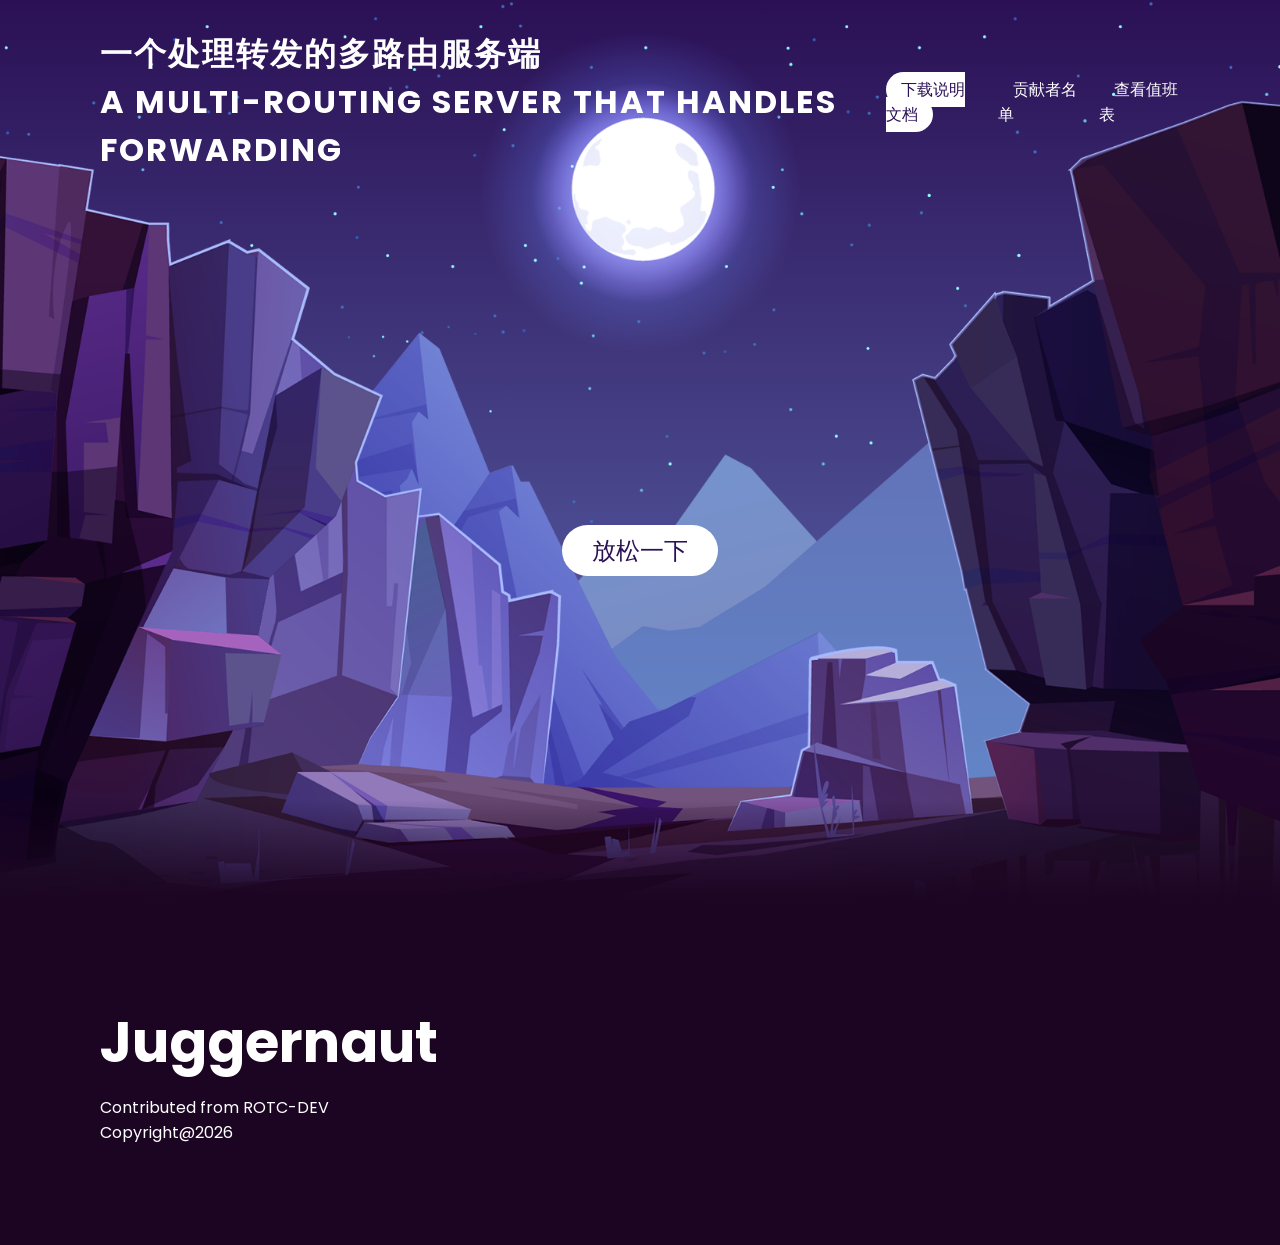
<file: html/index.html>
<!DOCTYPE html>
<html lang="en">
<head>
    <meta charset="UTF-8">
    <meta name="viewport" content="width=device-width, initial-scale=1.0">
    <title>juggernaut</title>
    <link rel="stylesheet" href="/asset/styleindex.css">
</head>
<body>
<header>
    <a href="#" class="logo">一个处理转发的多路由服务端<br>A multi-routing server that handles forwarding</a>
    <ul>
        <li><a href="/juggernaut/documentation" class="active">下载说明文档</a></li>
        <li><a href="/juggernaut/contributors">贡献者名单</a></li>
        <li><a href="/juggernaut/rota">查看值班表</a></li>
    </ul>
</header>
<section>
    <img src="/asset/stars.png" id="stars">
    <img src="/asset/moon.png" id="moon">
    <img src="/asset/mountains_behind.png" id="mountains_behind">
    <h2 id="text">JUGGERNAUT</h2>
    <a href="http://43.143.245.135:8080" id="btn">放松一下</a>
    <img src="/asset/mountains_front.png" id="mountains_front">
</section>
<div class="sec" id="sec">
    <h2>Juggernaut</h2>
    <p>Contributed from ROTC-DEV<br>Copyright@2026 </p>
</div>
<script>
    let stars = document.getElementById('stars')
    let moon = document.getElementById('moon')
    let mountains_behind = document.getElementById('mountains_behind')
    let text = document.getElementById('text')
    let btn = document.getElementById('btn')
    let mountains_front = document.getElementById('mountains_front')
    let header = document.querySelector('header')

    window.addEventListener('scroll', function () {
        let value = window.scrollY;
        stars.style.left = value * 0.25 + 'px'
        moon.style.top = value * 1.05 + 'px'
        mountains_behind.style.top = value * 0.5 + 'px'
        mountains_front.style.top = value * 0 + 'px'
        text.style.marginRight = value * 4 + 'px'
        text.style.marginTop = value * 1.5 + 'px'
        btn.style.marginTop = value * 1.5 + 'px'
        header.style.top = value * 0.5 + 'px'
    })
</script>
</body>
</html>
</file>
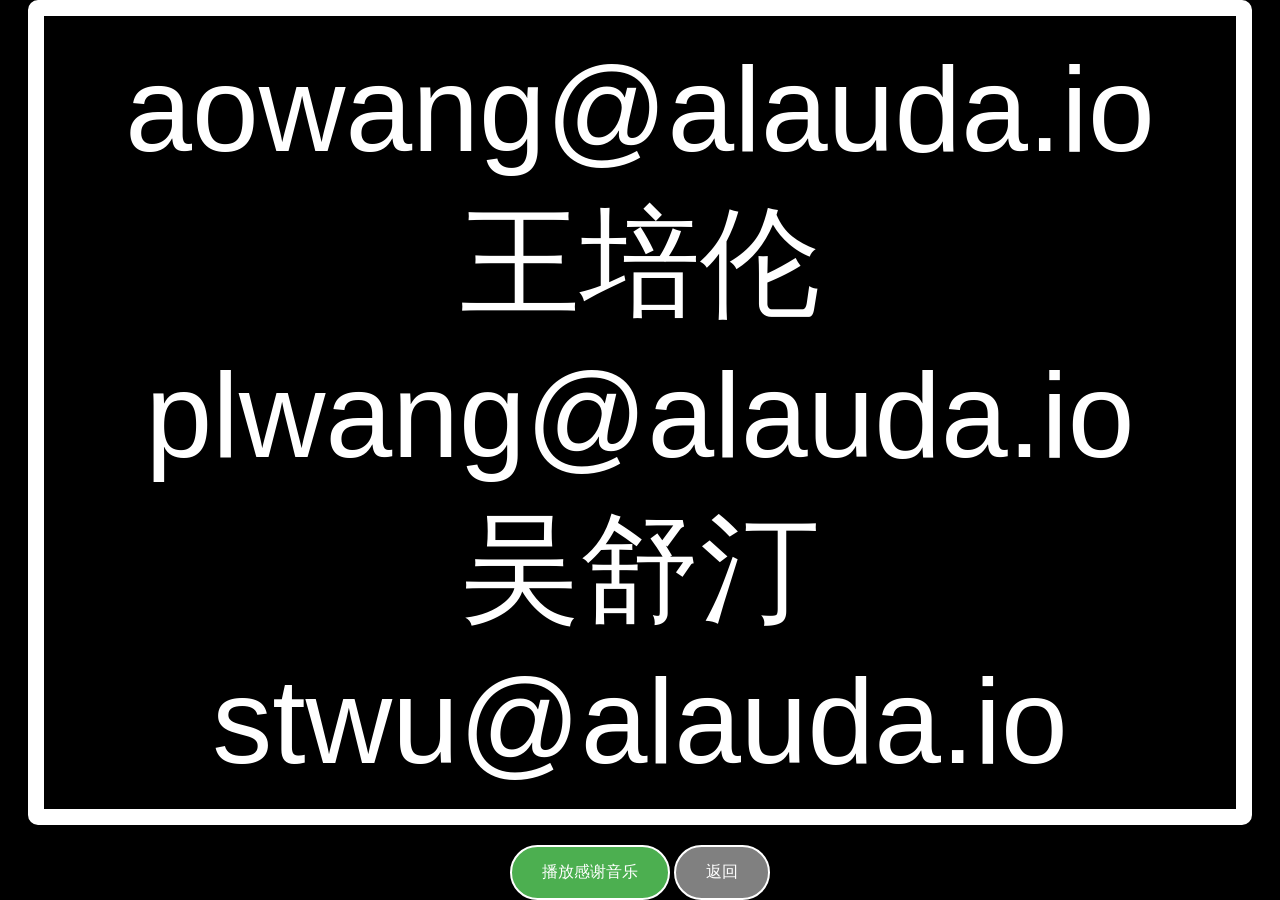
<file: html/contributors.html>
<!DOCTYPE html>
<html lang="zh-CN">
<head>
    <meta charset="UTF-8">
    <meta name="viewport" content="width=device-width, initial-scale=1.0">
    <title>鸣谢页面</title>
    <style>
        /* 隐藏audio元素 */
        #audioPlayer {
            display: none;
        }

        body, html {
            height: 100%;
            margin: 0;
            font-family: 'Arial', sans-serif;
            background-color: black;
            color: white;
            display: flex;
            flex-direction: column;
            justify-content: center;
            align-items: center;
            text-align: center;
            width: 100%; /* 确保父容器宽度为100% */
        }

        .credits {
            font-size: 24px;
            padding: 20px;
            max-width: 90%; /* 增加最大宽度 */
            width: 100%; /* 设置宽度为100% */
            overflow: hidden; /* 隐藏滚动区域以外的内容 */
            border: 16px solid #fff; /* 白色边框 */
            border-radius: 10px; /* 边框圆角 */
            height: 90%;
            position: relative; /* 为绝对定位做准备 */
            display: flex;
            justify-content: center;
            align-items: center; /* 垂直和水平居中 */
        }

        .credits-container {
            width: 100%; /* 确保容器宽度与.credits相同 */
            animation: scrollCredits 15s linear infinite; /* 滚动动画 */
        }

        .credits-title {
            font-size: 180px; /* 大标题字体大小 */
            margin-bottom: 20px;
            font-weight: bold;
            text-align: center; /* 标题居中 */
        }

        .credits-list {
            font-size: 120px; /* 贡献者字体大小 */
            margin: 5px 0;
            text-align: center; /* 列表项居中 */
        }

        /* 定义滚动动画 */
        @keyframes scrollCredits {
            0% {
                transform: translateY(100%); /* 从底部开始 */
            }
            100% {
                transform: translateY(-100%); /* 滚动到顶部 */
            }
        }
        .button {
        }


        /* 添加播放按钮样式 */
        #playButton {
            display: inline-block;
            padding: 15px 30px; /* 增加padding使按钮更加圆润 */
            margin-top: 20px;
            border: 2px solid #fff;
            border-radius: 50px; /* 增加border-radius使按钮更加圆润 */
            background-color: #4CAF50; /* 按钮颜色改为绿色 */
            color: #fff;
            text-decoration: none;
            font-size: 16px;
            transition: background-color 0.3s, color 0.3s;
            cursor: pointer; /* 鼠标悬停时显示指针 */
            top: 85%;
        }

        #playButton:hover {
            background-color: #45a049; /* 鼠标悬停时背景颜色变深 */
        }

        /* 添加返回按钮样式 */
        #backButton {
            display: inline-block;
            padding: 15px 30px; /* 增加padding使按钮更加圆润 */
            margin-top: 20px;
            border: 2px solid #fff;
            border-radius: 50px; /* 增加border-radius使按钮更加圆润 */
            background-color: grey; /* 按钮颜色改为绿色 */
            color: #fff;
            text-decoration: none;
            font-size: 16px;
            transition: background-color 0.3s, color 0.3s;
            cursor: pointer; /* 鼠标悬停时显示指针 */
            top: 85%;
        }

        #backButton:hover {
            background-color: #45a049; /* 鼠标悬停时背景颜色变深 */
        }
    </style>
</head>
<body>
<!-- 音频元素，不显示播放界面 -->
<audio id="audioPlayer" preload="auto">
    <source src="https://wsaudiobssdlbig.kugou.com/202411131344/9ffec937323832e29a46b93ba22888d3/bss/extname/wsaudio/5ead515a5c7838d15eeb8846f82e7252.mp3"
            type="audio/mpeg">
</audio>
<div class="credits">
    <div class="credits-container">
        <div class="credits-title">特别鸣谢<br>Special thanks</div>
        <div class="credits-title">贡献者<br>Contributors</div>
        <div class="credits-list">王奥<br><a>aowang@alauda.io</a></div>
        <div class="credits-list">王培伦<br><a>plwang@alauda.io</a></div>
        <div class="credits-list">吴舒汀<br><a>stwu@alauda.io</a></div>
		<div class="credits-list">潘颂淋<br><a>slpan@alauda.io</a></div>
        <div class="credits-list"><a>.....<br><br></a></div>
        <div class="credits-title">Thank you<br>本当にありがとう</div>
        <!-- 可以在这里添加更多的贡献者 -->
    </div>
</div>
<!-- 添加播放按钮 -->
<div class="button">
    <div id="playButton">播放感谢音乐</div>
    <div id="backButton">返回</div>
</div>

<script>
    // 获取audio元素
    var audio = document.getElementById('audioPlayer');

    // 获取播放按钮
    var playButton = document.getElementById('playButton');

    // 为播放按钮添加点击事件监听器
    playButton.addEventListener('click', function () {
        // 播放音频
        audio.play();
    });
    // 获取返回按钮
    var backButton = document.getElementById('backButton');

    // 为返回按钮添加点击事件监听器
    backButton.addEventListener('click', function () {
        window.history.back(); // 使用浏览器的历史记录返回上一个页面
    });
</script>

</body>
</html>
</file>
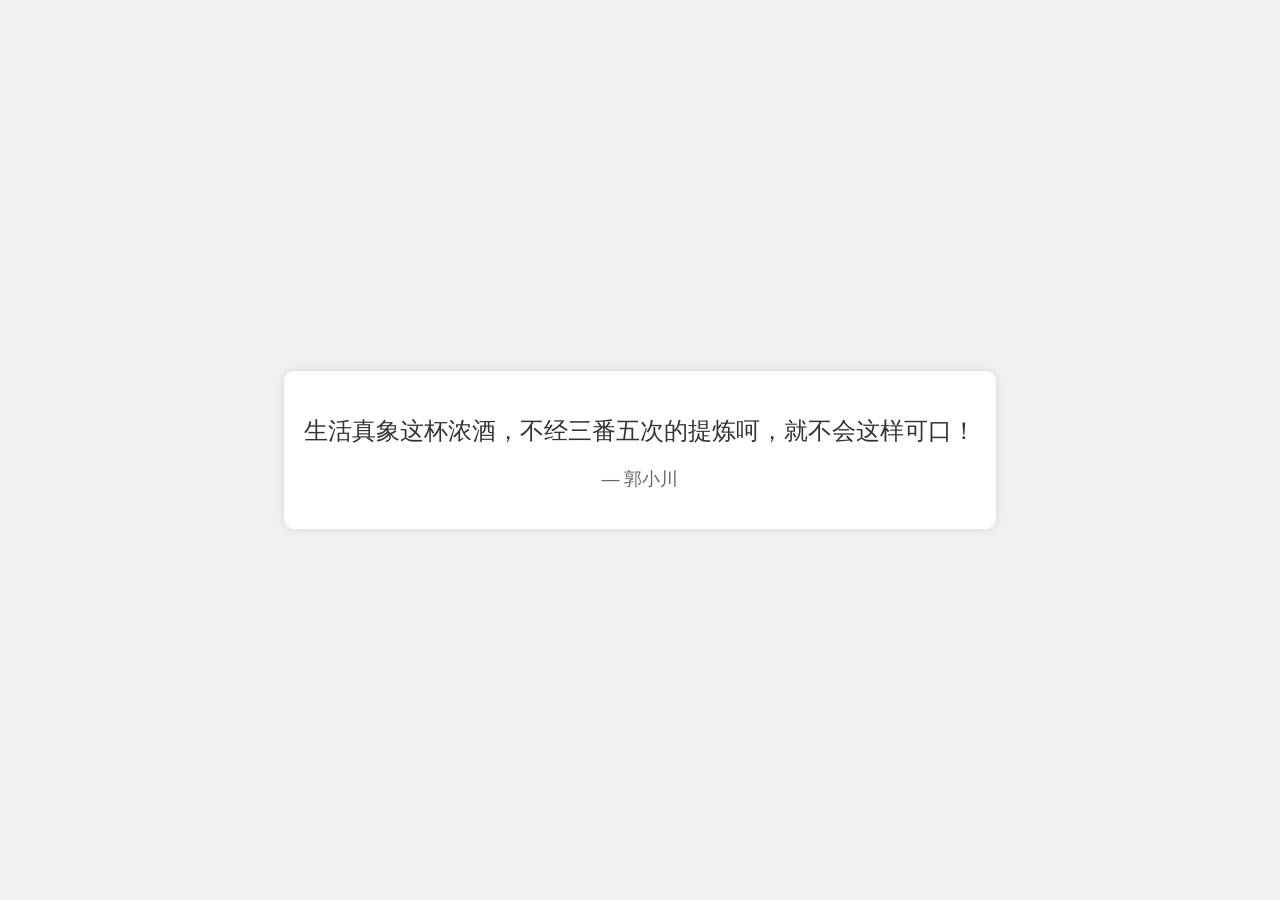
<file: html/game.html>
<!DOCTYPE html>
<html lang="en">
<head>
    <meta charset="UTF-8">
    <meta name="viewport" content="width=device-width, initial-scale=1.0">
    <title>每日一言</title>
    <style>
        body {
            display: flex;
            justify-content: center;
            align-items: center;
            height: 100vh;
            margin: 0;
            background-color: #f0f0f0;
            font-family: Arial, sans-serif;
        }
        .quote-container {
            text-align: center;
            background: white;
            padding: 20px;
            border-radius: 10px;
            box-shadow: 0 0 10px rgba(0, 0, 0, 0.1);
        }
        .quote {
            font-size: 24px;
            color: #333;
            margin-bottom: 20px;
        }
        .author {
            font-size: 18px;
            color: #666;
        }
    </style>
</head>
<body>
<div class="quote-container">
    <p class="quote" id="quote">加载中...</p>
    <p class="author" id="author">— 作者</p>
</div>

<script>
    const quotes = [
        { text: "生活就像海洋，只有意志坚强的人，才能到达彼岸。", author: "马克思" },
        { text: "生命不在于拥有多长，而在于我们如何使用。许多人活的日子并不多，却活了很长久。", author: "塞涅卡" },
        { text: "人生最大的快乐是致力于一个自己认为伟大的目标。", author: "萧伯纳" },
        { text: "人生的价值，并不是用时间，而是用深度去衡量的。", author: "列夫·托尔斯泰" },
        { text: "生活真象这杯浓酒，不经三番五次的提炼呵，就不会这样可口！", author: "郭小川" }
    ];

    function getRandomQuote() {
        const randomIndex = Math.floor(Math.random() * quotes.length);
        return quotes[randomIndex];
    }

    function displayQuote() {
        const { text, author } = getRandomQuote();
        document.getElementById('quote').textContent = text;
        document.getElementById('author').textContent = `— ${author}`;
    }

    displayQuote();
</script>
</body>
</html>
</file>
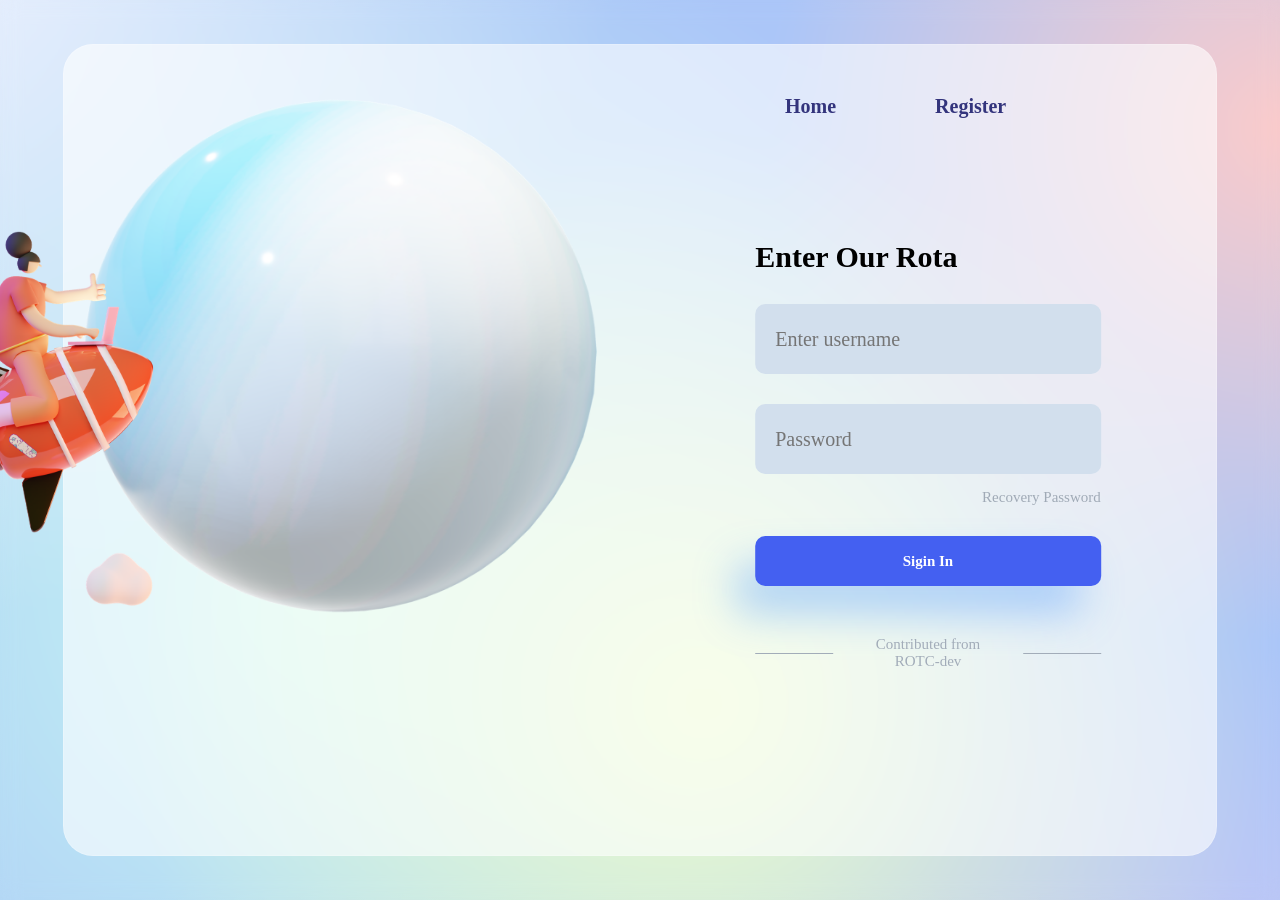
<file: html/login.html>
<!DOCTYPE html>
<html lang="en">

<head>
    <meta charset="UTF-8">
    <meta http-equiv="X-UA-Compatible" content="IE=edge">
    <meta name="viewport" content="width=device-width, initial-scale=1.0">
    <title>login</title>
    <link rel="stylesheet" href="/asset/style.css">
</head>

<body>
    <div class="content">
        <div class="left">
            <img src="/asset/img2.png" class="people p-animtion" alt="people">
            <img src="/asset/img1.png" class="sphere s-animtion" alt="sphere">
        </div>
        <div class="right">
            <div class="top">
                <div class="top-item">
                    <span id="backButton" class="top-text">Home</span>
                </div>
                <div class="top-item">
                    <span class="top-text">Register</span>
                </div>
            </div>
            <div class="form-wrappepr">
                <h1>Enter Our Rota</h1>
                <input type="text" class="inputs user" placeholder="Enter username">
                <input type="password" class="inputs pwd" placeholder="Password">
                <span class="tips">Recovery Password</span>
                <button>Sigin In</button>
                <div class="other-login">
                    <div class="divider">
                        <span class="line"></span>
                        <span class="divider-text">Contributed from ROTC-dev</span>
                        <span class="line"></span>
                    </div>
                </div>
            </div>

        </div>
    </div>
</body>
<script>
    document.querySelector(".people").addEventListener('animationend', function () {
        this.classList.remove('p-animtion');
        this.classList.add('p-other-animtion')
    });
    document.querySelector(".sphere").addEventListener('animationend', function () {
        this.classList.remove('s-animtion');
        this.classList.add('s-other-animtion')
    });

    // 获取返回按钮
    var backButton = document.getElementById('backButton');

    // 为返回按钮添加点击事件监听器
    backButton.addEventListener('click', function () {
        window.history.back(); // 使用浏览器的历史记录返回上一个页面
    });
</script>

</html>
</file>
<file: asset/styleindex.css>
/* 这是引入了一些字体 */
@import url('https://fonts.googleapis.com/css?family=Poppins:300,400,500,600,700,800,900&display=swap'); 

* {
  margin: 0;
  padding: 0;
  box-sizing: border-box;
  font-family: 'Poppins', sans-serif;
  /* 当用户手动导航或者 CSSOM scrolling API 触发滚动操作时 */
  scroll-behavior: smooth; 
}

body {
  min-height: 100vh;
  overflow-x: hidden;
  background: linear-gradient(#2b1055,#7597de);
}

header {
  position: absolute;
  top: 0;
  left: 0;
  width: 100%;
  padding: 30px 100px;
  display: flex;
  justify-content: space-between;
  align-items: center;
  z-index: 10000;
}

header .logo {
  color: #fff;
  font-weight: 700;
  text-decoration: none;
  font-size: 2em;
  text-transform: uppercase; /* 大写 */
  letter-spacing: 2px; /* 字符间距 */
}

header ul {
  display: flex;
  justify-content: center;
  align-items: center;
}

header ul li {
  list-style: none;
  margin-left: 20px;
}

header ul li a {
  text-decoration: none;
  padding: 6px 15px;
  color: #fff;
  border-radius: 20px;
}

header ul li a:hover,
header ul li a.active {
  background: #fff;
  color: #2b1055;
}

section {
  position: relative;
  width: 100%;
  height: 100vh;
  padding: 100px;
  display: flex;
  justify-content: center;
  align-items: center;
  overflow: hidden;
}

section::before {
  content: '';
  position: absolute;
  bottom: 0;
  width: 100%;
  height: 100px;
  background: linear-gradient(to top, #1c0522, transparent);
  z-index: 1000;
}

section img {
  position: absolute;
  top: 0;
  left: 0;
  width: 100%;
  height: 100%;
  /* object-fit CSS 属性指定可替换元素（例如：<img> 或 <video>）的内容应该如何适应到其使用高度和宽度确定的框。 */
  object-fit: cover;
  pointer-events: none;
}

section img#moon {
  /* mix-blend-mode CSS 属性描述了元素的内容应该与元素的直系父元素的内容和元素的背景如何混合。 */ 
  mix-blend-mode: screen;
}

section img#mountains_front {
  z-index: 10;
}

#text {
  position: absolute;
  right: -350px;
  color: #fff;
  white-space: nowrap;
  font-size: 7.5vw;
  z-index: 9;
}

#btn {
  text-decoration: none;
  display: inline-block;
  padding: 8px 30px;
  border-radius: 40px;
  background: #fff;
  color: #2b1055;
  font-size: 1.5em;
  z-index: 9;
  transform: translateY(100px);
}

.sec {
  position: relative;
  padding: 100px;
  background: #1c0522;
}

.sec h2 {
  font-size: 3.5em;
  margin-bottom: 10px;
  color: #fff;
}

.sec p {
  font-size: 1em;
  color: #fff;
}
</file>
<file: asset/style.css>
:root {
  font-size: 15px;
}

body {
  margin: 0;
  min-height: 100vh;
  background-color: #abc6f8;
  background-image: radial-gradient(closest-side, rgb(255, 255, 255), rgba(235, 105, 78, 0)), radial-gradient(closest-side, rgb(250, 203, 203), rgba(243, 11, 164, 0)), radial-gradient(closest-side, rgb(237, 252, 202), rgba(254, 234, 131, 0)), radial-gradient(closest-side, rgb(197, 248, 241), rgba(170, 142, 245, 0)), radial-gradient(closest-side, rgb(206, 200, 243), rgba(248, 192, 147, 0));
  background-size: 130vmax 130vmax, 80vmax 80vmax, 90vmax 90vmax, 110vmax 110vmax, 90vmax 90vmax;
  background-position: -80vmax -80vmax, 60vmax -30vmax, 10vmax 10vmax, -30vmax -10vmax, 50vmax 50vmax;
  background-repeat: no-repeat;
  animation: 10s movement linear infinite;
}

body::after {
  content: "";
  display: block;
  position: fixed;
  width: 100%;
  height: 100%;
  top: 0;
  left: 0;
  backdrop-filter: blur(10px);
  -webkit-backdrop-filter: blur(10px);
}

.content {
  width: 90vw;
  height: 90vh;
  position: absolute;
  left: 50%;
  top: 50%;
  transform: translate(-50%, -50%);
  z-index: 1;
  border-radius: 30px;
  background: rgba(255, 255, 255, 0.6);
  border: 1px solid rgba(255, 255, 255, 0.18);
  display: flex;
}
.content .left {
  flex: 1;
  position: relative;
}
.content .left .sphere {
  position: absolute;
  left: 30%;
  width: 90%;
  z-index: 1;
  animation: sphereAnimation 2s;
  animation-fill-mode: forwards;
  animation-timing-function: ease;
}
.content .left .people {
  position: absolute;
  left: -50%;
  top: 20%;
  width: 70%;
  z-index: 2;
}
.content .left .p-animtion {
  animation: peopleAnimation 2s;
  animation-fill-mode: forwards;
  animation-timing-function: ease;
}
.content .left .p-other-animtion {
  animation-name: pOtherAnimation;
  animation-direction: alternate;
  animation-timing-function: linear;
  animation-iteration-count: infinite;
  animation-duration: 3s;
}
.content .left .s-animtion {
  animation: sphereAnimation 2s;
  animation-fill-mode: forwards;
  animation-timing-function: ease;
}
.content .left .s-other-animtion {
  animation-name: sOtherAnimation;
  animation-direction: alternate;
  animation-timing-function: linear;
  animation-iteration-count: infinite;
  animation-duration: 3s;
}
.content .right {
  flex: 1;
  position: relative;
  z-index: 12;
}
.content .right .top {
  width: 80%;
  margin-left: 38px;
  color: rgb(51, 52, 124);
  font-size: 20px;
  font-weight: 600;
  font-family: "Century Gothic", Times, serif;
  position: absolute;
  left: 50%;
  top: 5%;
  transform: translate(-50%, 0);
}
.content .right .top .top-item {
  float: left;
  width: 150px;
  height: 40px;
  line-height: 40px;
  text-align: center;
  margin-right: 10px;
  transition: 0.5s;
}
.content .right .top .top-item:hover {
  border: 0;
  background-color: #fff;
  border-radius: 50px;
  cursor: pointer;
  box-shadow: -20px 10px 32px 1px rgba(182, 183, 185, 0.37);
}
.content .right .form-wrappepr {
  width: 60%;
  position: absolute;
  left: 50%;
  top: 50%;
  transform: translate(-50%, -50%);
  text-align: right;
}
.content .right .form-wrappepr h1 {
  float: left;
  font-family: "Century Gothic", Times, serif;
  margin: 30px 0;
}
.content .right .form-wrappepr .inputs {
  display: block;
  width: 100%;
  height: 70px;
  margin: 30px 0;
  border-radius: 10px;
  border: 0;
  background-color: rgb(210, 223, 237);
  color: rgb(80, 82, 84);
  font-family: "Century Gothic", Times, serif;
  outline: none;
  padding: 20px;
  box-sizing: border-box;
  font-size: 20px;
}
.content .right .form-wrappepr .tips {
  display: block;
  margin-top: -15px;
  color: rgb(160, 170, 182);
  cursor: pointer;
}
.content .right .form-wrappepr button {
  width: 100%;
  height: 50px;
  background-color: rgb(68, 96, 241);
  border-radius: 10px;
  font-size: 15px;
  color: #fff;
  border: 0;
  font-weight: 600;
  margin: 30px 0;
  cursor: pointer;
  box-shadow: -20px 28px 42px 0 rgba(62, 145, 255, 0.37);
  font-family: "Century Gothic", Times, serif;
}
.content .right .form-wrappepr .other-login .divider {
  width: 100%;
  margin: 20px 0;
  text-align: center;
  display: flex;
  align-items: center;
  justify-content: space-between;
}
.content .right .form-wrappepr .other-login .divider .line {
  display: inline-block;
  max-width: 35%;
  width: 35%;
  flex: 1;
  height: 1px;
  background-color: rgb(162, 172, 185);
}
.content .right .form-wrappepr .other-login .divider .divider-text {
  vertical-align: middle;
  margin: 0px 20px;
  display: inline-block;
  width: 150px;
  color: rgb(162, 172, 185);
  white-space: normal;
}
.content .right .form-wrappepr .other-login .other-login-wrapper {
  width: 100%;
  display: flex;
  justify-content: center;
  align-items: center;
}
.content .right .form-wrappepr .other-login .other-login-wrapper .other-login-item {
  width: 70px;
  padding: 10px;
  text-align: center;
  border-radius: 10px;
  cursor: pointer;
  font-weight: 600;
  color: rgb(51, 49, 116);
  margin: 0 10px;
  transition: 0.4s;
}
.content .right .form-wrappepr .other-login .other-login-wrapper .other-login-item img {
  width: 40px;
  height: 40px;
  vertical-align: middle;
}
.content .right .form-wrappepr .other-login .other-login-wrapper .other-login-item span {
  vertical-align: middle;
}
.content .right .form-wrappepr .other-login .other-login-wrapper .other-login-item:hover {
  width: 80px;
  height: 50%;
  background-color: #fff;
  border: 0;
  box-shadow: -20px 10px 32px 1px rgba(182, 183, 185, 0.37);
}

@keyframes movement {
  0%, 100% {
    background-size: 130vmax 130vmax, 80vmax 80vmax, 90vmax 90vmax, 110vmax 110vmax, 90vmax 90vmax;
    background-position: -80vmax -80vmax, 60vmax -30vmax, 10vmax 10vmax, -30vmax -10vmax, 50vmax 50vmax;
  }
  25% {
    background-size: 100vmax 100vmax, 90vmax 90vmax, 100vmax 100vmax, 90vmax 90vmax, 60vmax 60vmax;
    background-position: -60vmax -90vmax, 50vmax -40vmax, 0vmax -20vmax, -40vmax -20vmax, 40vmax 60vmax;
  }
  50% {
    background-size: 80vmax 80vmax, 110vmax 110vmax, 80vmax 80vmax, 60vmax 60vmax, 80vmax 80vmax;
    background-position: -50vmax -70vmax, 40vmax -30vmax, 10vmax 0vmax, 20vmax 10vmax, 30vmax 70vmax;
  }
  75% {
    background-size: 90vmax 90vmax, 90vmax 90vmax, 100vmax 100vmax, 90vmax 90vmax, 70vmax 70vmax;
    background-position: -50vmax -40vmax, 50vmax -30vmax, 20vmax 0vmax, -10vmax 10vmax, 40vmax 60vmax;
  }
}
@keyframes sphereAnimation {
  0% {
    width: 10%;
  }
  100% {
    width: 90%;
    transform: translate(-30%, 5%);
  }
}
@keyframes peopleAnimation {
  0% {
    width: 40%;
  }
  100% {
    width: 70%;
    transform: translate(90%, -10%);
  }
}
@keyframes pOtherAnimation {
  0% {
    transform: translate(90%, -10%);
  }
  100% {
    transform: translate(90%, -15%);
  }
}
@keyframes sOtherAnimation {
  0% {
    transform: translate(-30%, 5%);
  }
  100% {
    transform: translate(-30%, 10%);
  }
}/*# sourceMappingURL=styleindex.css.map */
</file>
